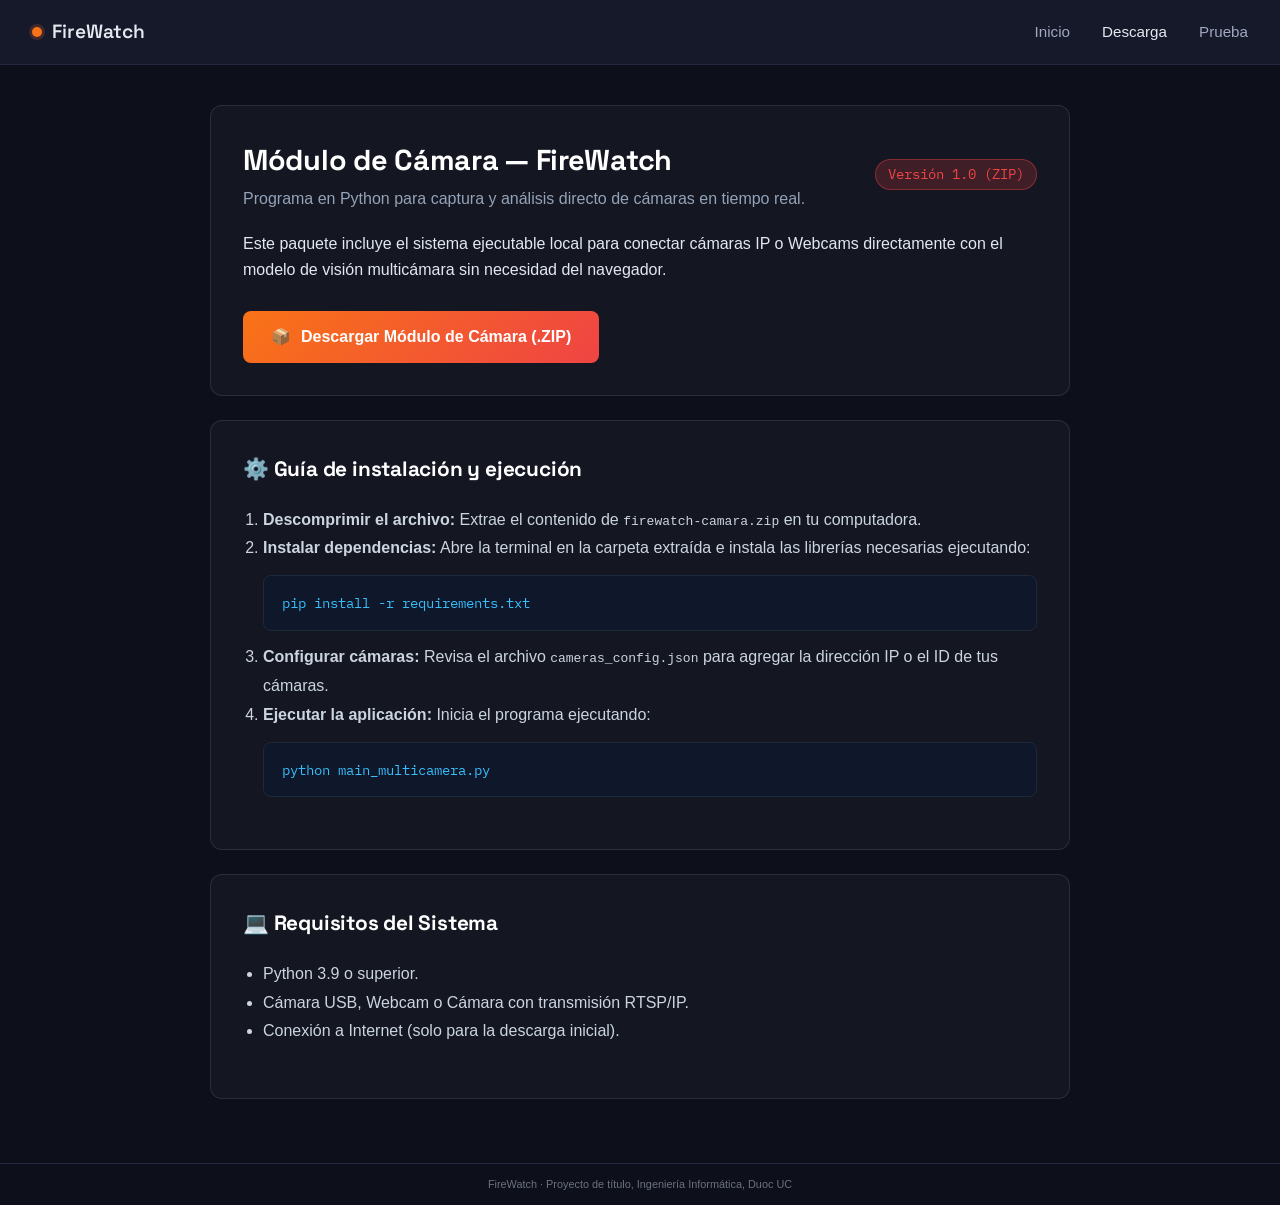
<file: firewatch-project-web/web/pages/descarga.html>
<!DOCTYPE html>
<html lang="es">
<head>
  <meta charset="UTF-8">
  <meta name="viewport" content="width=device-width, initial-scale=1.0">
  <title>Descarga — FireWatch Cámara</title>
  <meta name="description" content="Descarga el sistema local de detección de incendios mediante cámaras. Proyecto de título, Duoc UC.">
  
  <!-- Tipografías -->
  <link rel="preconnect" href="https://fonts.googleapis.com">
  <link rel="preconnect" href="https://fonts.gstatic.com" crossorigin>
  <link href="https://fonts.googleapis.com/css2?family=Space+Grotesk:wght@400;500;600;700&family=IBM+Plex+Sans:wght@400;500;600&family=IBM+Plex+Mono:wght@400;500;600&display=swap" rel="stylesheet">
  
  <!-- Estilos externos -->
  <link rel="stylesheet" href="../css/styles.css">
  <link rel="stylesheet" href="../css/test_ensemble.css">

  <style>
    .download-container {
      max-width: 900px;
      margin: 40px auto;
      padding: 0 20px;
    }
    .download-card {
      background: rgba(255, 255, 255, 0.03);
      border: 1px solid rgba(255, 255, 255, 0.1);
      border-radius: 12px;
      padding: 32px;
      margin-bottom: 24px;
      backdrop-filter: blur(10deg);
    }
    .download-header {
      display: flex;
      justify-content: space-between;
      align-items: center;
      flex-wrap: wrap;
      gap: 16px;
      margin-bottom: 20px;
    }
    .download-title {
      font-family: 'Space Grotesk', sans-serif;
      font-size: 1.8rem;
      font-weight: 700;
      color: #fff;
    }
    .badge {
      background: rgba(239, 68, 68, 0.2);
      color: #ef4444;
      border: 1px solid rgba(239, 68, 68, 0.4);
      padding: 4px 12px;
      border-radius: 20px;
      font-size: 0.85rem;
      font-family: 'IBM Plex Mono', monospace;
    }
    .steps-list {
      margin: 20px 0;
      padding-left: 20px;
      color: #cbd5e1;
      line-height: 1.8;
    }
    .code-block {
      background: #0f172a;
      border: 1px solid #1e293b;
      padding: 14px 18px;
      border-radius: 8px;
      font-family: 'IBM Plex Mono', monospace;
      color: #38bdf8;
      font-size: 0.9rem;
      margin: 12px 0;
      overflow-x: auto;
    }
    .btn-download {
      display: inline-flex;
      align-items: center;
      gap: 10px;
      background: linear-gradient(135deg, #f97316, #ef4444);
      color: #fff;
      font-weight: 600;
      padding: 14px 28px;
      border-radius: 8px;
      text-decoration: none;
      transition: transform 0.2s, box-shadow 0.2s;
    }
    .btn-download:hover {
      transform: translateY(-2px);
      box-shadow: 0 8px 20px rgba(239, 68, 68, 0.3);
    }
  </style>
</head>
<body>

<nav>
  <div class="nav-inner">
    <a href="index.html" class="brand"><span class="brand-mark"></span>FireWatch</a>
    
    <button class="hamburger" id="hamburger" aria-label="Abrir menú">
      <span></span>
      <span></span>
      <span></span>
    </button>

    <div class="nav-links" id="nav-links">
      <a href="./index.html">Inicio</a>
      <a href="./descarga.html" class="active">Descarga</a>
      <a href="./test_ensemble.html">Prueba</a>
    </div>
  </div>
</nav>

<main class="download-container">

  <!-- Tarjeta Principal de Descarga -->
  <div class="download-card">
    <div class="download-header">
      <div>
        <h1 class="download-title">Módulo de Cámara — FireWatch</h1>
        <p style="color: #94a3b8; margin-top: 4px;">Programa en Python para captura y análisis directo de cámaras en tiempo real.</p>
      </div>
      <span class="badge">Versión 1.0 (ZIP)</span>
    </div>

    <p style="color: #e2e8f0; line-height: 1.6;">
      Este paquete incluye el sistema ejecutable local para conectar cámaras IP o Webcams directamente con el modelo de visión multicámara sin necesidad del navegador.
    </p>

    <!-- Botón de descarga directa -->
    <div style="margin-top: 28px;">
      <a href="https://github.com/Benllis/detectorFuego/releases/download/v1.0/firewatch-camara.zip" download class="btn-download">
        <span>📦</span> Descargar Módulo de Cámara (.ZIP)
      </a>
    </div>
  </div>

  <!-- Instrucciones de Uso -->
  <div class="download-card">
    <h2 style="font-family: 'Space Grotesk', sans-serif; color: #fff; font-size: 1.3rem; margin-bottom: 16px;">
      ⚙️ Guía de instalación y ejecución
    </h2>
    
    <ol class="steps-list">
      <li>
        <strong>Descomprimir el archivo:</strong> Extrae el contenido de <code>firewatch-camara.zip</code> en tu computadora.
      </li>
      <li>
        <strong>Instalar dependencias:</strong> Abre la terminal en la carpeta extraída e instala las librerías necesarias ejecutando:
        <div class="code-block">pip install -r requirements.txt</div>
      </li>
      <li>
        <strong>Configurar cámaras:</strong> Revisa el archivo <code>cameras_config.json</code> para agregar la dirección IP o el ID de tus cámaras.
      </li>
      <li>
        <strong>Ejecutar la aplicación:</strong> Inicia el programa ejecutando:
        <div class="code-block">python main_multicamera.py</div>
      </li>
    </ol>
  </div>

  <!-- Requisitos del Sistema -->
  <div class="download-card">
    <h2 style="font-family: 'Space Grotesk', sans-serif; color: #fff; font-size: 1.3rem; margin-bottom: 12px;">
      💻 Requisitos del Sistema
    </h2>
    <ul class="steps-list" style="list-style-type: disc;">
      <li>Python 3.9 o superior.</li>
      <li>Cámara USB, Webcam o Cámara con transmisión RTSP/IP.</li>
      <li>Conexión a Internet (solo para la descarga inicial).</li>
    </ul>
  </div>

</main>

<footer>FireWatch · Proyecto de título, Ingeniería Informática, Duoc UC</footer>

<script>
  // Menú hamburguesa
  const hamburger = document.getElementById('hamburger');
  const navLinks = document.getElementById('nav-links');
  hamburger.addEventListener('click', () => navLinks.classList.toggle('active'));
</script>

</body>
</html>
</file>
<file: firewatch-project-web/web/css/styles.css>
:root {
  --ink: #14171c;
  --ink-2: #1b1f26;
  --paper: #f2ede0;
  --paper-dim: #c9c3b4;
  --ember: #ff6a3d;
  --ember-dim: #a8492b;
  --smoke: #7d8a9a;
  --green: #2fae6d;
  --red: #e5484d;
  --line: rgba(242, 237, 224, 0.1);
  --radius: 14px;
}

*, *::before, *::after {
  box-sizing: border-box;
  margin: 0;
  padding: 0;
}

html {
  scroll-behavior: smooth;
}

body {
  background: var(--ink);
  color: var(--paper);
  font-family: 'IBM Plex Sans', sans-serif;
  line-height: 1.55;
  -webkit-font-smoothing: antialiased;
}

h1, h2, h3 {
  font-family: 'Space Grotesk', sans-serif;
  letter-spacing: -0.01em;
}

.mono {
  font-family: 'IBM Plex Mono', monospace;
}

a {
  color: inherit;
}

img, svg {
  display: block;
  max-width: 100%;
}

.wrap {
  max-width: 100%;
  margin: 0 auto;
  padding: 0 2rem;
}

section {
  padding: 6rem 0;
}

@media (max-width: 640px) {
  section {
    padding: 4rem 0;
  }
}

/* ── Nav ── */
nav {
  position: sticky;
  top: 0;
  z-index: 50;
  background: rgba(20, 23, 28, 0.85);
  backdrop-filter: blur(10px);
  border-bottom: 1px solid var(--line);
}

.nav-inner {
  max-width: 100%; /* Elimina el límite de ancho para ocupar todo el espacio */
  margin: 0;
  padding: 0 3rem; /* Espaciado cómodo hacia las esquinas de la pantalla */
  display: flex;
  align-items: center;
  justify-content: space-between;
  height: 72px; /* Aumenta un poco la altura para mejor presencia */
}

.brand {
  display: flex;
  align-items: center;
  gap: 0.8rem;
  font-family: 'Space Grotesk', sans-serif;
  font-weight: 600;
  font-size: 1.3rem; /* Tamaño de letra del logo aumentado */
}

.brand-mark {
  width: 10px;
  height: 10px;
  border-radius: 50%;
  background: var(--ember);
  box-shadow: 0 0 0 3px rgba(255, 106, 61, 0.18);
}

.nav-links {
  display: flex;
  gap: 2.5rem; /* Más separación entre enlaces */
  font-size: 1.05rem; /* Tamaño de letra de los enlaces aumentado */
  color: var(--paper-dim);
}

.nav-links a {
  text-decoration: none;
  transition: color 0.15s;
}

.nav-links a:hover {
  color: var(--ember);
}

.nav-links {
  display: none;
}

@media (min-width: 640px) {
  .nav-links {
    display: flex;
  }
}

/* ── Hero ── */
.hero {
  position: relative;
  padding: 5.5rem 0 6rem;
  overflow: hidden;
  border-bottom: 1px solid var(--line);
}

.topo {
  position: absolute;
  inset: 0;
  width: 100%;
  height: 100%;
  opacity: 0.5;
  pointer-events: none;
}

.hero-inner {
  position: relative;
  z-index: 2;
}

.eyebrow {
  font-family: 'IBM Plex Mono';
  font-size: 0.72rem;
  letter-spacing: 0.14em;
  text-transform: uppercase;
  color: var(--ember);
  margin-bottom: 1.2rem;
  display: flex;
  align-items: center;
  gap: 0.5rem;
}

.eyebrow .dot {
  width: 6px;
  height: 6px;
  border-radius: 50%;
  background: var(--ember);
  animation: pulse 1.8s ease-in-out infinite;
}

@keyframes pulse {
  0%, 100% { opacity: 1; }
  50% { opacity: 0.3; }
}

.hero h1 {
  font-size: clamp(2.3rem, 4.5vw, 3.5rem);
  font-weight: 600;
  max-width: 100%; /* Elimina restricciones angostas */
  margin-bottom: 1.3rem;
  line-height: 1.15;
}

.hero h1 em {
  font-style: normal;
  color: var(--ember);
}

.hero p {
  font-size: 1.1rem;
  color: var(--paper-dim);
  max-width: 58ch; /* Un ancho de lectura mucho más amplio y cómodo */
  margin-bottom: 2.2rem;
}

.cta-row {
  display: flex;
  gap: 0.9rem;
  flex-wrap: wrap;
}

.btn {
  display: inline-flex;
  align-items: center;
  gap: 0.5rem;
  padding: 0.8rem 1.4rem;
  border-radius: 9px;
  font-size: 0.88rem;
  font-weight: 500;
  text-decoration: none;
  border: 1px solid transparent;
  transition: transform 0.15s, background 0.15s, border-color 0.15s;
  cursor: pointer;
}

.btn:hover {
  transform: translateY(-1px);
}

.btn-primary {
  background: var(--ember);
  color: #1a0f0a;
}

.btn-primary:hover {
  background: #ff7d54;
}

.btn-ghost {
  border-color: var(--line);
  color: var(--paper);
}

.btn-ghost:hover {
  border-color: var(--smoke);
}

/* Status strip */
.status-strip {
  margin-top: 3rem;
  display: flex;
  gap: 0;
  border: 1px solid var(--line);
  border-radius: var(--radius);
  overflow: hidden;
  max-width: 520px;
}

.status-cell {
  flex: 1;
  padding: 0.9rem 1rem;
  text-align: center;
  border-right: 1px solid var(--line);
}

.status-cell:last-child {
  border-right: none;
}

.status-label {
  font-family: 'IBM Plex Mono';
  font-size: 0.65rem;
  letter-spacing: 0.08em;
  text-transform: uppercase;
  color: var(--paper-dim);
  margin-bottom: 0.35rem;
}

.status-dot {
  width: 9px;
  height: 9px;
  border-radius: 50%;
  margin: 0 auto 0.35rem;
}

.status-cell.on .status-label {
  color: var(--paper);
}

/* ── Section headers ── */
.section-head {
  margin-bottom: 3rem;
  max-width: 52ch;
}

.section-eyebrow {
  font-family: 'IBM Plex Mono';
  font-size: 0.72rem;
  letter-spacing: 0.12em;
  text-transform: uppercase;
  color: var(--smoke);
  margin-bottom: 0.6rem;
}

.section-head h2 {
  font-size: clamp(1.6rem, 3.4vw, 2.2rem);
  font-weight: 600;
  margin-bottom: 0.8rem;
}

.section-head p {
  color: var(--paper-dim);
  font-size: 0.98rem;
}

/* ── Pipeline (Cómo funciona) ── */
.pipeline {
  display: flex;
  flex-direction: column;
  gap: 0;
}

.pstep {
  display: grid;
  grid-template-columns: 64px 1fr;
  gap: 1.4rem;
  padding: 1.8rem 0;
  border-top: 1px solid var(--line);
}

.pstep:last-child {
  border-bottom: 1px solid var(--line);
}

.pnum {
  font-family: 'IBM Plex Mono';
  font-size: 1.6rem;
  color: var(--ember-dim);
  font-weight: 500;
}

.pstep h3 {
  font-size: 1.08rem;
  font-weight: 600;
  margin-bottom: 0.4rem;
}

.pstep p {
  color: var(--paper-dim);
  font-size: 0.92rem;
  max-width: 56ch;
}

/* ── Resultados ── */
.metric-grid {
  display: grid;
  grid-template-columns: repeat(auto-fit, minmax(220px, 1fr));
  gap: 1rem;
  margin-bottom: 2.4rem;
}

.metric-card {
  background: var(--ink-2);
  border: 1px solid var(--line);
  border-radius: var(--radius);
  padding: 1.4rem 1.5rem;
}

.metric-card .m-label {
  font-size: 0.78rem;
  color: var(--paper-dim);
  margin-bottom: 0.9rem;
  display: flex;
  align-items: center;
  gap: 0.5rem;
}

.m-swatch {
  width: 8px;
  height: 8px;
  border-radius: 50%;
}

.metric-row {
  display: flex;
  justify-content: space-between;
  align-items: baseline;
  padding: 0.35rem 0;
  border-top: 1px solid var(--line);
}

.metric-row:first-of-type {
  border-top: none;
}

.metric-row .k {
  font-size: 0.8rem;
  color: var(--paper-dim);
}

.metric-row .v {
  font-family: 'IBM Plex Mono';
  font-size: 1rem;
  font-weight: 600;
}

.note-box {
  border: 1px solid var(--line);
  border-radius: var(--radius);
  padding: 1.1rem 1.3rem;
  font-size: 0.85rem;
  color: var(--paper-dim);
  background: var(--ink-2);
}

.note-box strong {
  color: var(--paper);
}

/* ── Team / contacto ── */
.team-card {
  display: flex;
  flex-wrap: wrap;
  gap: 2rem;
  align-items: flex-start;
  border: 1px solid var(--line);
  border-radius: var(--radius);
  padding: 2rem;
  background: var(--ink-2);
}

.team-avatar {
  width: 56px;
  height: 56px;
  border-radius: 50%;
  background: linear-gradient(135deg, var(--ember), var(--ember-dim));
  display: flex;
  align-items: center;
  justify-content: center;
  font-family: 'Space Grotesk';
  font-weight: 700;
  font-size: 1.2rem;
  color: #1a0f0a;
  flex-shrink: 0;
}

.team-info h3 {
  font-size: 1.05rem;
  font-weight: 600;
  margin-bottom: 0.2rem;
}

.team-info p {
  color: var(--paper-dim);
  font-size: 0.88rem;
  margin-bottom: 0.2rem;
}

.tag-row {
  display: flex;
  gap: 0.5rem;
  flex-wrap: wrap;
  margin-top: 0.9rem;
}

.tag {
  font-family: 'IBM Plex Mono';
  font-size: 0.7rem;
  padding: 0.3rem 0.6rem;
  border: 1px solid var(--line);
  border-radius: 6px;
  color: var(--paper-dim);
}

footer {
  border-top: 1px solid var(--line);
  padding: 2.2rem 0;
  text-align: center;
  color: var(--paper-dim);
  font-size: 0.78rem;
}

/* ── Estilos para Menú Hamburguesa en Móvil ── */
.hamburger {
  display: flex;
  flex-direction: column;
  justify-content: space-between;
  width: 24px;
  height: 18px;
  background: transparent;
  border: none;
  cursor: pointer;
  padding: 0;
  z-index: 60;
}

.hamburger span {
  width: 100%;
  height: 2px;
  background-color: var(--paper);
  border-radius: 2px;
  transition: all 0.3s ease;
}

/* Ocultar botón en pantallas grandes */
@media (min-width: 641px) {
  .hamburger {
    display: none;
  }
}

/* Menú desplegable en pantallas pequeñas */
@media (max-width: 640px) {
  .nav-links {
    display: flex;
    flex-direction: column;
    position: absolute;
    top: 64px;
    left: 0;
    width: 100%;
    background: var(--ink-2);
    border-bottom: 1px solid var(--line);
    padding: 1.5rem;
    gap: 1.2rem;
    
    /* Estado oculto por defecto */
    opacity: 0;
    pointer-events: none;
    transform: translateY(-10px);
    transition: all 0.25s ease;
  }

  /* Estado activo al presionar la hamburguesa */
  .nav-links.active {
    opacity: 1;
    pointer-events: auto;
    transform: translateY(0);
  }
}

/* ── Layout Integrado y Proporcionado ── */
.hero-grid {
  display: grid;
  /* Da 1.6 veces más espacio al texto que al carrusel */
  grid-template-columns: 1.6fr 1fr; 
  gap: 3.5rem;
  align-items: center;
}

/* Permitir que el texto fluya de forma amplia */
.hero-text {
  width: 100%;
}

/* Carrusel integrado sin espacio 'fantasma' */
.hero-carousel {
  width: 100%;
  max-width: 100%; /* Aprovecha todo el ancho de su columna asignada */
}

.carousel-container {
  position: relative;
  width: 100%;
  border-radius: var(--radius);
  overflow: hidden;
  border: 1px solid var(--line);
  box-shadow: 0 12px 30px rgba(0, 0, 0, 0.35);
}
.carousel-track {
  display: flex;
  transition: transform 0.4s cubic-bezier(0.25, 1, 0.5, 1);
}

.carousel-slide {
  min-width: 100%;
  aspect-ratio: 16 / 10;
}

.carousel-slide img {
  width: 100%;
  height: 100%;
  object-fit: cover;
}

.carousel-btn {
  position: absolute;
  top: 50%;
  transform: translateY(-50%);
  background: rgba(20, 23, 28, 0.75);
  color: var(--paper);
  border: 1px solid var(--line);
  width: 36px;
  height: 36px;
  border-radius: 50%;
  cursor: pointer;
  display: flex;
  align-items: center;
  justify-content: center;
  backdrop-filter: blur(6px);
  z-index: 10; /* Asegura que se dibuje por encima de las imágenes */
  transition: all 0.2s ease;
  font-size: 0.9rem;
}

.carousel-btn:hover {
  background: var(--ember);
  color: #1a0f0a;
  border-color: var(--ember);
}

.carousel-btn.prev { 
  left: 12px; 
}

.carousel-btn.next { 
  right: 12px; 
}

/* Responsivo para celulares y tablets */
@media (max-width: 900px) {
  .hero-grid {
    grid-template-columns: 1fr; /* Una sola columna en pantallas chicas */
    gap: 2.5rem;
  }
  
  .hero p {
    max-width: 100%;
  }
}
</file>
<file: firewatch-project-web/web/css/test_ensemble.css>
*, *::before, *::after { box-sizing: border-box; margin: 0; padding: 0; }

:root {
  --bg:          #0d0f1a;
  --surface:     #161929;
  --surface-hover:#1e2236;
  --border:      #252840;
  --text:        #e4e8f0;
  --paper-dim:   #a0a8c0;
  --muted:       #6b7280;
  --green:       #22c55e;
  --orange:      #f97316;
  --red:         #ef4444;
  --blue:        #3b82f6;
  --radius:      12px;
}

body {
  background: var(--bg);
  color: var(--text);
  font-family: -apple-system, BlinkMacSystemFont, "Segoe UI", Roboto, sans-serif;
  min-height: 100dvh;
  display: flex;
  flex-direction: column;
}

/* ── Menú de Navegación ── */
nav {
  background: var(--surface);
  border-bottom: 1px solid var(--border);
  position: sticky;
  top: 0;
  z-index: 100;
}

.nav-inner {
  max-width: 100%;
  padding: 0 2rem;
  display: flex;
  align-items: center;
  justify-content: space-between;
  height: 64px;
}

.brand {
  display: flex;
  align-items: center;
  gap: 0.6rem;
  font-weight: 600;
  font-size: 1.2rem;
  color: var(--text);
  text-decoration: none;
}

.brand-mark {
  width: 10px;
  height: 10px;
  background: var(--orange);
  border-radius: 50%;
  display: inline-block;
}

.nav-links {
  display: flex;
  gap: 2rem;
}

.nav-links a {
  color: var(--paper-dim);
  text-decoration: none;
  font-size: 0.95rem;
  transition: color 0.2s;
}

.nav-links a:hover, .nav-links a.active {
  color: var(--text);
}

.hamburger {
  display: none;
  flex-direction: column;
  justify-content: space-between;
  width: 24px;
  height: 18px;
  background: transparent;
  border: none;
  cursor: pointer;
  padding: 0;
  z-index: 110;
}

.hamburger span {
  width: 100%;
  height: 2px;
  background-color: var(--text);
  border-radius: 2px;
}

@media (max-width: 640px) {
  .hamburger { display: flex; }
  .nav-links {
    display: flex;
    flex-direction: column;
    position: absolute;
    top: 64px;
    left: 0;
    width: 100%;
    background: var(--surface);
    border-bottom: 1px solid var(--border);
    padding: 1.5rem;
    gap: 1.2rem;
    opacity: 0;
    pointer-events: none;
    transform: translateY(-10px);
    transition: all 0.25s ease;
  }
  .nav-links.active {
    opacity: 1;
    pointer-events: auto;
    transform: translateY(0);
  }
}

/* ── Estructura Principal ── */
.main {
  flex: 1;
  padding: 1.5rem 1rem;
  display: flex;
  flex-direction: column;
  gap: 0.9rem;
  max-width: 700px;
  margin: 0 auto;
  width: 100%;
}

/* ── Módulos del Test ── */
.model-status {
  display: grid;
  grid-template-columns: 1fr 1fr;
  gap: 0.6rem;
}

.model-box {
  background: var(--surface);
  border: 1px solid var(--border);
  border-radius: var(--radius);
  padding: 0.7rem 0.8rem;
  font-size: 0.75rem;
  color: var(--muted);
}

.model-box.ok { border-color: #166534; color: var(--green); }
.model-box.error { border-color: #991b1b; color: var(--red); }
.model-box .name { font-weight: 600; color: var(--text); font-size: 0.8rem; margin-bottom: 0.3rem; }

#alert {
  padding: 0.7rem 1rem;
  border-radius: var(--radius);
  font-size: 0.9rem;
  font-weight: 600;
  text-align: center;
  border: 1px solid transparent;
  transition: background 0.2s, color 0.2s, border-color 0.2s;
}

#alert.green  { background: #052e16; color: var(--green);  border-color: #166534; }
#alert.yellow { background: #1c1107; color: var(--orange); border-color: #9a3412; }
#alert.red    { background: #1c0505; color: var(--red);    border-color: #991b1b; animation: blink 1s steps(1) infinite; }
#alert.idle   { background: var(--surface); color: var(--muted); border-color: var(--border); }

@keyframes blink { 50% { opacity: 0.5; } }

.video-wrap {
  position: relative;
  width: 100%;
  aspect-ratio: 4/3;
  background: #000;
  border-radius: var(--radius);
  overflow: hidden;
  border: 1px solid var(--border);
}

#video { width: 100%; height: 100%; object-fit: cover; display: block; }
#overlay { position: absolute; inset: 0; pointer-events: none; }

.vid-pill {
  position: absolute;
  background: rgba(0,0,0,0.6);
  backdrop-filter: blur(4px);
  border-radius: 99px;
  font-size: 0.7rem;
  padding: 3px 10px;
  color: var(--muted);
  border: 1px solid var(--border);
}

#pill-status { top: 10px; left: 10px; }
#pill-fps    { top: 10px; right: 10px; }

.stats {
  display: grid;
  grid-template-columns: repeat(3, 1fr);
  gap: 0.6rem;
}

.stat {
  background: var(--surface);
  border: 1px solid var(--border);
  border-radius: var(--radius);
  padding: 0.75rem 0.5rem;
  text-align: center;
}

.stat-label {
  font-size: 0.65rem;
  color: var(--muted);
  text-transform: uppercase;
  letter-spacing: 0.06em;
  margin-bottom: 0.25rem;
}

.stat-value { font-size: 1.6rem; font-weight: 700; line-height: 1; }
.stat-value.green  { color: var(--green); }
.stat-value.orange { color: var(--orange); }
.stat-value.red    { color: var(--red); }

.controls {
  display: flex;
  flex-wrap: wrap;
  gap: 0.5rem;
  align-items: center;
}

.btn {
  padding: 0.55rem 1rem;
  border-radius: 8px;
  border: 1px solid var(--border);
  background: var(--surface);
  color: var(--text);
  font-size: 0.82rem;
  cursor: pointer;
  transition: background 0.15s;
}

.btn:hover { background: var(--surface-hover); }
.btn.primary { background: #1e3a5f; border-color: #2563eb; color: #93c5fd; }
.btn.primary:hover { background: #1e4080; }
.btn:disabled { opacity: 0.35; cursor: not-allowed; }

.conf-wrap { display: flex; align-items: center; gap: 0.4rem; font-size: 0.78rem; color: var(--muted); }
input[type=range] { width: 90px; accent-color: var(--blue); }

footer {
  padding: 0.75rem;
  font-size: 0.68rem;
  color: var(--muted);
  text-align: center;
  border-top: 1px solid var(--border);
}
</file>
